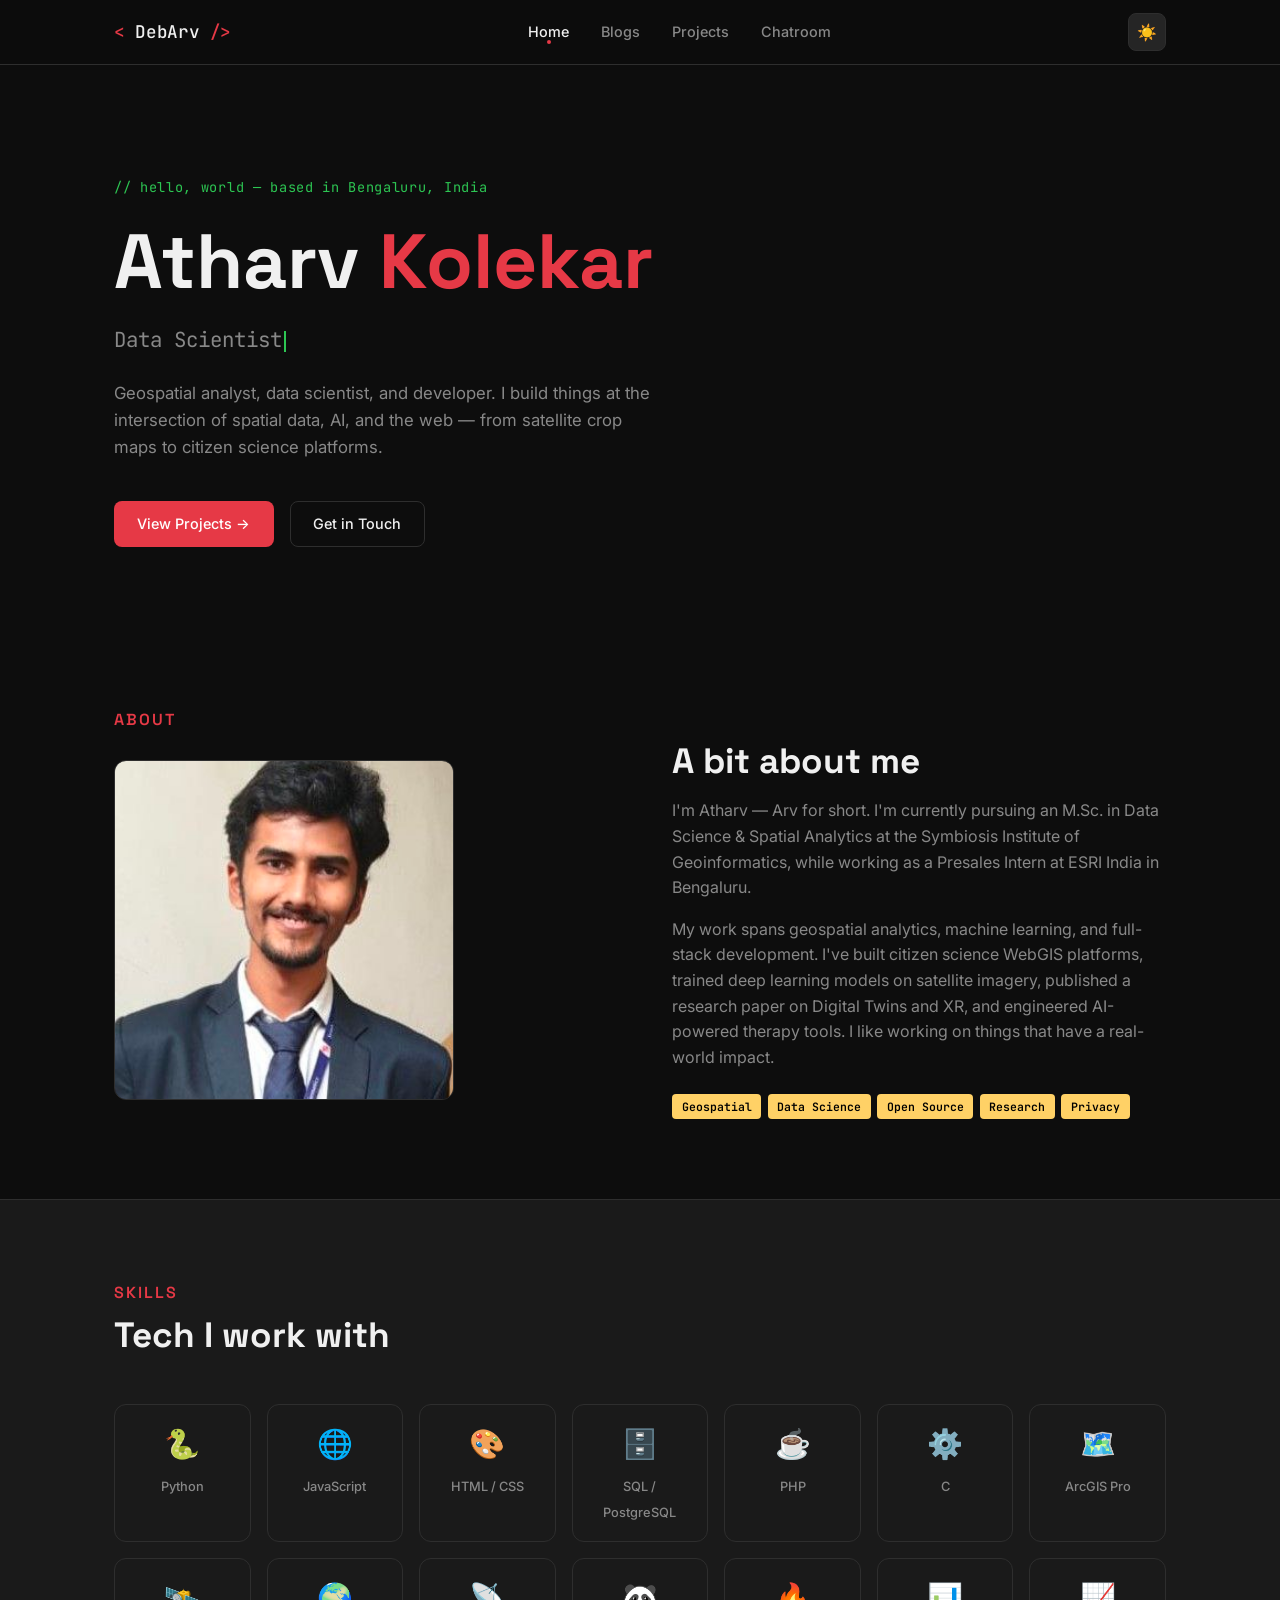
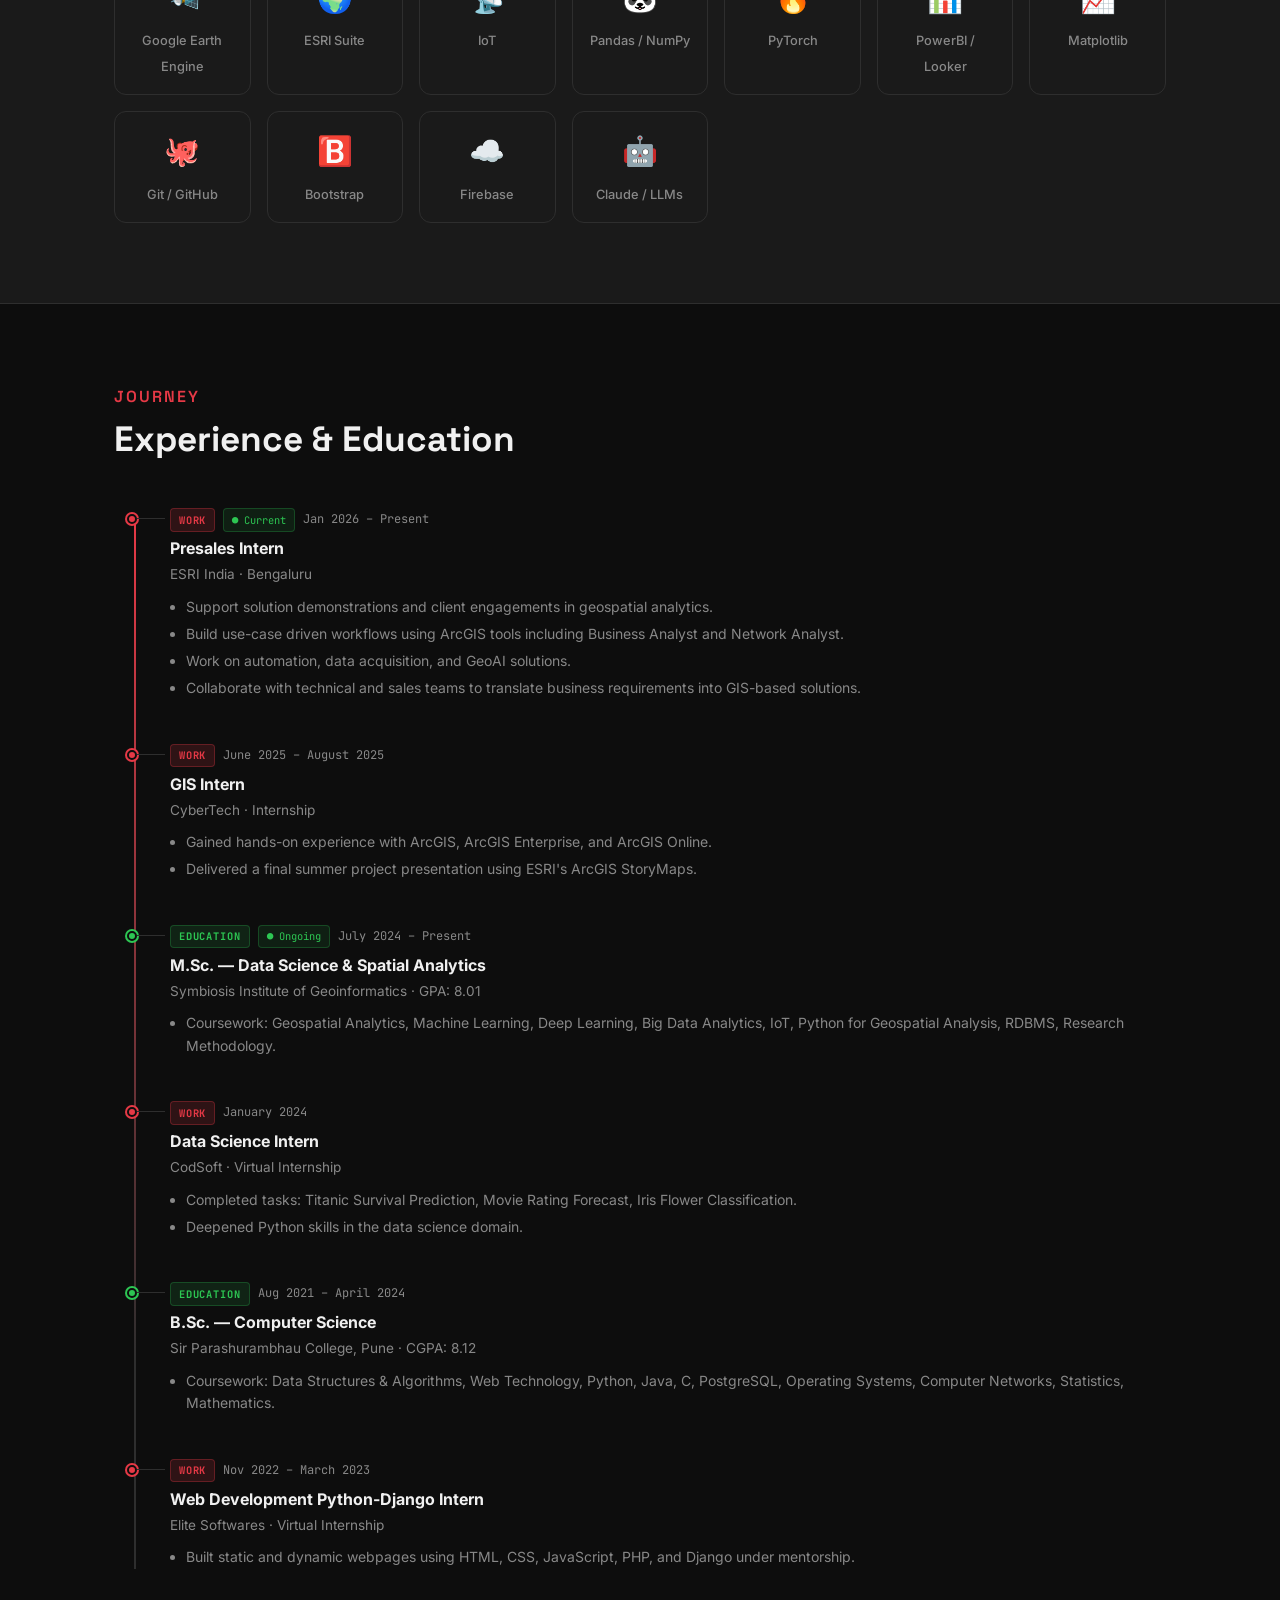
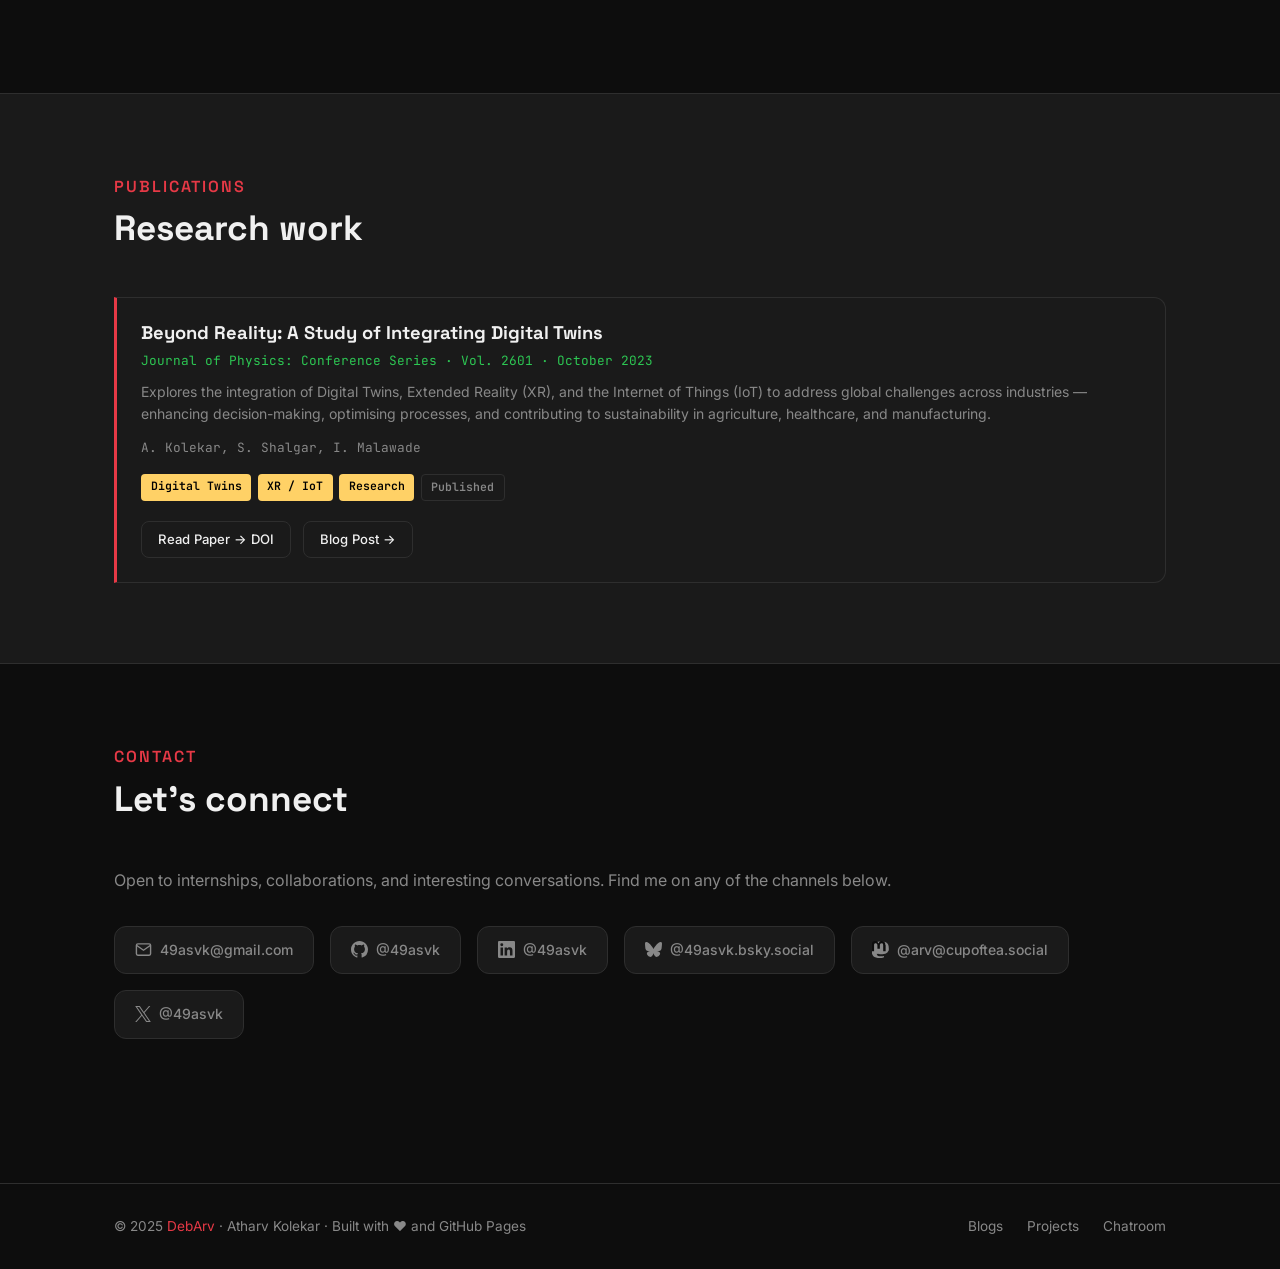
<file: index.html>
<!DOCTYPE html>
<html lang="en" data-theme="dark">
<head>
  <meta charset="UTF-8" />
  <meta name="viewport" content="width=device-width, initial-scale=1.0" />
  <title>Atharv Kolekar — DebArv</title>
  <meta name="description" content="Atharv (Arv) Kolekar — Data Scientist, GIS Specialist, and developer based in Bengaluru." />
  <link rel="icon" href="favicon.ico" />
  <link rel="stylesheet" href="css/style.css" />
</head>
<body>

  <!-- ── Header ──────────────────────────────────────────────────── -->
  <header class="header">
    <div class="container">
      <nav class="nav">
        <a href="index.html" class="nav-logo">&lt;<span> DebArv </span>/&gt;</a>
        <ul class="nav-links">
          <li><a href="index.html">Home</a></li>
          <li><a href="blogs.html">Blogs</a></li>
          <li><a href="projects.html">Projects</a></li>
          <li><a href="chatroom.html">Chatroom</a></li>
        </ul>
        <div class="nav-right">
          <button id="theme-toggle" class="theme-toggle" onclick="toggleTheme()" aria-label="Toggle theme">☀️</button>
          <button id="hamburger" class="hamburger" aria-label="Open menu">
            <span></span><span></span><span></span>
          </button>
        </div>
      </nav>
    </div>
  </header>

  <!-- ── Mobile Nav ───────────────────────────────────────────────── -->
  <div id="mobile-nav" class="mobile-nav">
    <button id="mobile-nav-close" class="mobile-nav-close" aria-label="Close menu">✕</button>
    <a href="index.html">Home</a>
    <a href="blogs.html">Blogs</a>
    <a href="projects.html">Projects</a>
    <a href="chatroom.html">Chatroom</a>
  </div>

  <main>

    <!-- ── Hero ──────────────────────────────────────────────────── -->
    <section class="hero">
      <div class="container">
        <p class="hero-label">// hello, world — based in Bengaluru, India</p>
        <h1>Atharv <span class="accent">Kolekar</span></h1>
        <p class="hero-role">
          <span id="typed-role"></span><span class="cursor"></span>
        </p>
        <p class="hero-tagline">
          Geospatial analyst, data scientist, and developer. I build things at the intersection of
          spatial data, AI, and the web — from satellite crop maps to citizen science platforms.
        </p>
        <div class="hero-cta">
          <a href="projects.html" class="btn btn-primary">View Projects →</a>
          <a href="#contact" class="btn btn-outline">Get in Touch</a>
        </div>
      </div>
    </section>

    <!-- ── About ─────────────────────────────────────────────────── -->
    <section class="section" id="about">
      <div class="container">
        <p class="section-title">About</p>
        <div class="about-grid">
          <div class="about-photo">
            <img src="assets/Profile.jpg" alt="Atharv Kolekar" />
          </div>
          <div class="about-text">
            <h2>A bit about me</h2>
            <p>
              I'm Atharv — Arv for short. I'm currently pursuing an M.Sc. in Data Science &amp;
              Spatial Analytics at the Symbiosis Institute of Geoinformatics, while working as a
              Presales Intern at ESRI India in Bengaluru.
            </p>
            <p>
              My work spans geospatial analytics, machine learning, and full-stack development.
              I've built citizen science WebGIS platforms, trained deep learning models on satellite
              imagery, published a research paper on Digital Twins and XR, and engineered AI-powered
              therapy tools. I like working on things that have a real-world impact.
            </p>
            <div class="tags" style="margin-top:1.5rem;">
              <span class="tag">Geospatial</span>
              <span class="tag">Data Science</span>
              <span class="tag">Open Source</span>
              <span class="tag">Research</span>
              <span class="tag">Privacy</span>
            </div>
          </div>
        </div>
      </div>
    </section>

    <!-- ── Skills ─────────────────────────────────────────────────── -->
    <section class="section" id="skills" style="background:var(--surface);border-top:1px solid var(--border);border-bottom:1px solid var(--border);">
      <div class="container">
        <p class="section-title">Skills</p>
        <div class="section-heading"><h2>Tech I work with</h2></div>
        <div class="skills-grid">
          <!-- Languages -->
          <div class="skill-item"><div class="icon">🐍</div><span>Python</span></div>
          <div class="skill-item"><div class="icon">🌐</div><span>JavaScript</span></div>
          <div class="skill-item"><div class="icon">🎨</div><span>HTML / CSS</span></div>
          <div class="skill-item"><div class="icon">🗄️</div><span>SQL / PostgreSQL</span></div>
          <div class="skill-item"><div class="icon">☕</div><span>PHP</span></div>
          <div class="skill-item"><div class="icon">⚙️</div><span>C</span></div>
          <!-- GIS / Remote Sensing -->
          <div class="skill-item"><div class="icon">🗺️</div><span>ArcGIS Pro</span></div>
          <div class="skill-item"><div class="icon">🛰️</div><span>Google Earth Engine</span></div>
          <div class="skill-item"><div class="icon">🌍</div><span>ESRI Suite</span></div>
          <div class="skill-item"><div class="icon">📡</div><span>IoT</span></div>
          <!-- Data Science -->
          <div class="skill-item"><div class="icon">🐼</div><span>Pandas / NumPy</span></div>
          <div class="skill-item"><div class="icon">🔥</div><span>PyTorch</span></div>
          <div class="skill-item"><div class="icon">📊</div><span>PowerBI / Looker</span></div>
          <div class="skill-item"><div class="icon">📈</div><span>Matplotlib</span></div>
          <!-- Tools -->
          <div class="skill-item"><div class="icon">🐙</div><span>Git / GitHub</span></div>
          <div class="skill-item"><div class="icon">🅱️</div><span>Bootstrap</span></div>
          <div class="skill-item"><div class="icon">☁️</div><span>Firebase</span></div>
          <div class="skill-item"><div class="icon">🤖</div><span>Claude / LLMs</span></div>
        </div>
      </div>
    </section>

    <!-- ── Unified Timeline ────────────────────────────────────────── -->
    <section class="section" id="timeline">
      <div class="container">
        <p class="section-title">Journey</p>
        <div class="section-heading"><h2>Experience &amp; Education</h2></div>

        <div class="unified-timeline">

          <!-- 1. ESRI India — Jan 2026 - Present -->
          <div class="tl-item tl-work">
            <div class="tl-header">
              <span class="tl-badge tl-badge-work">Work</span>
              <span class="tl-current">● Current</span>
              <span class="tl-date">Jan 2026 – Present</span>
            </div>
            <p class="tl-role">Presales Intern</p>
            <p class="tl-org">ESRI India · Bengaluru</p>
            <ul class="tl-bullets">
              <li>Support solution demonstrations and client engagements in geospatial analytics.</li>
              <li>Build use-case driven workflows using ArcGIS tools including Business Analyst and Network Analyst.</li>
              <li>Work on automation, data acquisition, and GeoAI solutions.</li>
              <li>Collaborate with technical and sales teams to translate business requirements into GIS-based solutions.</li>
            </ul>
          </div>

          <!-- 2. CyberTech GIS Intern — June 2025 - Aug 2025 -->
          <div class="tl-item tl-work">
            <div class="tl-header">
              <span class="tl-badge tl-badge-work">Work</span>
              <span class="tl-date">June 2025 – August 2025</span>
            </div>
            <p class="tl-role">GIS Intern</p>
            <p class="tl-org">CyberTech · Internship</p>
            <ul class="tl-bullets">
              <li>Gained hands-on experience with ArcGIS, ArcGIS Enterprise, and ArcGIS Online.</li>
              <li>Delivered a final summer project presentation using ESRI's ArcGIS StoryMaps.</li>
            </ul>
          </div>

          <!-- 3. MSc — July 2024 - Present -->
          <div class="tl-item tl-edu">
            <div class="tl-header">
              <span class="tl-badge tl-badge-edu">Education</span>
              <span class="tl-current">● Ongoing</span>
              <span class="tl-date">July 2024 – Present</span>
            </div>
            <p class="tl-role">M.Sc. — Data Science &amp; Spatial Analytics</p>
            <p class="tl-org">Symbiosis Institute of Geoinformatics · GPA: 8.01</p>
            <ul class="tl-bullets">
              <li>Coursework: Geospatial Analytics, Machine Learning, Deep Learning, Big Data Analytics, IoT, Python for Geospatial Analysis, RDBMS, Research Methodology.</li>
            </ul>
          </div>

          <!-- 4. CodSoft — January 2024 -->
          <div class="tl-item tl-work">
            <div class="tl-header">
              <span class="tl-badge tl-badge-work">Work</span>
              <span class="tl-date">January 2024</span>
            </div>
            <p class="tl-role">Data Science Intern</p>
            <p class="tl-org">CodSoft · Virtual Internship</p>
            <ul class="tl-bullets">
              <li>Completed tasks: Titanic Survival Prediction, Movie Rating Forecast, Iris Flower Classification.</li>
              <li>Deepened Python skills in the data science domain.</li>
            </ul>
          </div>

          <!-- 5. BSc — Aug 2021 - Apr 2024 -->
          <div class="tl-item tl-edu">
            <div class="tl-header">
              <span class="tl-badge tl-badge-edu">Education</span>
              <span class="tl-date">Aug 2021 – April 2024</span>
            </div>
            <p class="tl-role">B.Sc. — Computer Science</p>
            <p class="tl-org">Sir Parashurambhau College, Pune · CGPA: 8.12</p>
            <ul class="tl-bullets">
              <li>Coursework: Data Structures &amp; Algorithms, Web Technology, Python, Java, C, PostgreSQL, Operating Systems, Computer Networks, Statistics, Mathematics.</li>
            </ul>
          </div>

          <!-- 6. Elite Softwares — Nov 2022 - Mar 2023 -->
          <div class="tl-item tl-work">
            <div class="tl-header">
              <span class="tl-badge tl-badge-work">Work</span>
              <span class="tl-date">Nov 2022 – March 2023</span>
            </div>
            <p class="tl-role">Web Development Python-Django Intern</p>
            <p class="tl-org">Elite Softwares · Virtual Internship</p>
            <ul class="tl-bullets">
              <li>Built static and dynamic webpages using HTML, CSS, JavaScript, PHP, and Django under mentorship.</li>
            </ul>
          </div>

        </div>
      </div>
    </section>

    <!-- ── Publications ────────────────────────────────────────────── -->
    <section class="section" id="publications" style="background:var(--surface);border-top:1px solid var(--border);border-bottom:1px solid var(--border);">
      <div class="container">
        <p class="section-title">Publications</p>
        <div class="section-heading"><h2>Research work</h2></div>
        <div class="pub-card">
          <h3>Beyond Reality: A Study of Integrating Digital Twins</h3>
          <p class="pub-journal">Journal of Physics: Conference Series · Vol. 2601 · October 2023</p>
          <p style="margin-bottom:0.75rem;">
            Explores the integration of Digital Twins, Extended Reality (XR), and the Internet of Things
            (IoT) to address global challenges across industries — enhancing decision-making, optimising
            processes, and contributing to sustainability in agriculture, healthcare, and manufacturing.
          </p>
          <p style="font-size:0.8rem;font-family:var(--font-mono);color:var(--muted);margin-bottom:1rem;">
            A. Kolekar, S. Shalgar, I. Malawade
          </p>
          <div class="tags">
            <span class="tag">Digital Twins</span>
            <span class="tag">XR / IoT</span>
            <span class="tag">Research</span>
            <span class="tag tag-outline">Published</span>
          </div>
          <div style="margin-top:1.25rem;display:flex;gap:0.75rem;flex-wrap:wrap;">
            <a href="https://doi.org/10.1088/1742-6596/2601/1/012030" target="_blank" rel="noopener" class="btn btn-outline btn-sm">Read Paper → DOI</a>
            <a href="blogs.html" class="btn btn-outline btn-sm">Blog Post →</a>
          </div>
        </div>
      </div>
    </section>

    <!-- ── Contact ─────────────────────────────────────────────────── -->
    <section class="section" id="contact">
      <div class="container">
        <p class="section-title">Contact</p>
        <div class="section-heading"><h2>Let's connect</h2></div>
        <p>Open to internships, collaborations, and interesting conversations. Find me on any of the channels below.</p>

        <div class="contact-links">

          <!-- Email -->
          <a href="mailto:49asvk@gmail.com" class="contact-link">
            <svg width="17" height="17" viewBox="0 0 24 24" fill="none" stroke="currentColor" stroke-width="2"><path d="M4 4h16c1.1 0 2 .9 2 2v12c0 1.1-.9 2-2 2H4c-1.1 0-2-.9-2-2V6c0-1.1.9-2 2-2z"/><polyline points="22,6 12,13 2,6"/></svg>
            49asvk@gmail.com
          </a>

          <!-- GitHub -->
          <a href="https://github.com/49asvk" target="_blank" rel="noopener" class="contact-link">
            <svg width="17" height="17" viewBox="0 0 24 24" fill="currentColor"><path d="M12 0C5.37 0 0 5.37 0 12c0 5.31 3.435 9.795 8.205 11.385.6.105.825-.255.825-.57 0-.285-.015-1.23-.015-2.235-3.015.555-3.795-.735-4.035-1.41-.135-.345-.72-1.41-1.23-1.695-.42-.225-1.02-.78-.015-.795.945-.015 1.62.87 1.845 1.23 1.08 1.815 2.805 1.305 3.495.99.105-.78.42-1.305.765-1.605-2.67-.3-5.46-1.335-5.46-5.925 0-1.305.465-2.385 1.23-3.225-.12-.3-.54-1.53.12-3.18 0 0 1.005-.315 3.3 1.23.96-.27 1.98-.405 3-.405s2.04.135 3 .405c2.295-1.56 3.3-1.23 3.3-1.23.66 1.65.24 2.88.12 3.18.765.84 1.23 1.905 1.23 3.225 0 4.605-2.805 5.625-5.475 5.925.435.375.81 1.095.81 2.22 0 1.605-.015 2.895-.015 3.3 0 .315.225.69.825.57A12.02 12.02 0 0024 12c0-6.63-5.37-12-12-12z"/></svg>
            @49asvk
          </a>

          <!-- LinkedIn -->
          <a href="https://linkedin.com/in/49asvk" target="_blank" rel="noopener" class="contact-link">
            <svg width="17" height="17" viewBox="0 0 24 24" fill="currentColor"><path d="M20.447 20.452h-3.554v-5.569c0-1.328-.027-3.037-1.852-3.037-1.853 0-2.136 1.445-2.136 2.939v5.667H9.351V9h3.414v1.561h.046c.477-.9 1.637-1.85 3.37-1.85 3.601 0 4.267 2.37 4.267 5.455v6.286zM5.337 7.433a2.062 2.062 0 01-2.063-2.065 2.064 2.064 0 112.063 2.065zm1.782 13.019H3.555V9h3.564v11.452zM22.225 0H1.771C.792 0 0 .774 0 1.729v20.542C0 23.227.792 24 1.771 24h20.451C23.2 24 24 23.227 24 22.271V1.729C24 .774 23.2 0 22.222 0h.003z"/></svg>
            @49asvk
          </a>

          <!-- Bluesky -->
          <a href="https://bsky.app/profile/49asvk.bsky.social" target="_blank" rel="noopener" class="contact-link">
            <!-- Bluesky butterfly logo -->
            <svg width="17" height="17" viewBox="0 0 568 501" fill="currentColor"><path d="M123.121 33.664C188.241 82.553 258.281 181.68 284 234.873c25.719-53.192 95.759-152.32 160.879-201.209C491.866-1.611 568-28.906 568 57.947c0 17.346-9.945 145.713-15.778 166.555-20.275 72.453-94.155 90.933-159.875 79.748C507.222 323.8 536.444 388.56 473.333 453.32c-119.86 122.992-172.272-30.859-185.702-70.281-2.462-7.227-3.614-10.608-3.631-7.733-.017-2.875-1.169.506-3.631 7.733-13.43 39.422-65.842 193.273-185.702 70.281-63.111-64.76-33.889-129.52 80.554-149.07-65.72 11.185-139.6-7.295-159.875-79.748C9.945 203.66 0 75.293 0 57.947 0-28.906 76.134-1.611 123.121 33.664Z"/></svg>
            @49asvk.bsky.social
          </a>

          <!-- Mastodon -->
          <a href="https://cupoftea.social/@arv" target="_blank" rel="noopener me" class="contact-link">
            <svg width="17" height="17" viewBox="0 0 216.4 232" fill="currentColor"><path d="M211.9 139.2c-3.3 16.7-29.5 35-59.2 38.6-15.6 2-30.9 3.8-47.2 3-26.7-1.2-47.7-6.3-47.7-6.3v7c3.5 25.4 26.3 27 50.8 27.8 24.7.8 46.7-6.1 46.7-6.1l1 19.5s-17.3 9.3-48.1 11c-17 1-38.1-.4-62.7-6.9-53.3-14.1-62.5-71-64-128.6-.5-17.1-.2-33.2-.2-46.7C31.9 23 63.8 9.7 95.5 6.5c32.1-3.3 65.4-.2 91.2 13.3 25.8 13.5 35.2 41.7 35.2 85.4v11.5c0 0 0 22.5-10 22.5z"/><path fill="var(--bg)" d="M178.3 55.5v84.4h-33.4V57.6c0-17.1-7.2-25.8-21.6-25.8-15.9 0-23.9 10.3-23.9 30.7v44.5H66V62.5c0-20.4-8-30.7-23.9-30.7-14.4 0-21.6 8.7-21.6 25.8v82.3H-13V55.5c0-17 4.3-30.5 13-40.4 8.9-9.9 20.6-15 35-15 16.7 0 29.4 6.4 37.8 19.3l8.1 13.6 8.1-13.6C97.4 6.5 110.1.1 126.8.1c14.4 0 26.1 5.1 35 15 8.7 9.9 13 23.4 13 40.4z"/></svg>
            @arv@cupoftea.social
          </a>

          <!-- X / Twitter -->
          <a href="https://x.com/49asvk" target="_blank" rel="noopener" class="contact-link">
            <!-- X logo -->
            <svg width="16" height="16" viewBox="0 0 1200 1227" fill="currentColor"><path d="M714.163 519.284L1160.89 0H1055.03L667.137 450.887L357.328 0H0L468.492 681.821L0 1226.37H105.866L515.491 750.218L842.672 1226.37H1200L714.137 519.284H714.163ZM569.165 687.828L521.697 619.934L144.011 79.6944H306.615L611.412 515.685L658.88 583.579L1055.08 1150.3H892.476L569.165 687.854V687.828Z"/></svg>
            @49asvk
          </a>

        </div>
      </div>
    </section>

  </main>

  <!-- ── Footer ──────────────────────────────────────────────────── -->
  <footer class="footer">
    <div class="container">
      <div class="footer-inner">
        <p class="footer-copy">© 2025 <a href="index.html">DebArv</a> · Atharv Kolekar · Built with ❤️ and GitHub Pages</p>
        <nav class="footer-links">
          <a href="blogs.html">Blogs</a>
          <a href="projects.html">Projects</a>
          <a href="chatroom.html">Chatroom</a>
        </nav>
      </div>
    </div>
  </footer>

  <script src="js/main.js"></script>
  <script>
    document.addEventListener('DOMContentLoaded', function () {
      startTyping('typed-role', [
        'Data Scientist',
        'GIS Specialist',
        'Spatial Analytics Engineer',
        'Full Stack Developer',
        'Researcher',
        'Open Source Builder',
      ]);
    });
  </script>
</body>
</html>
</file>
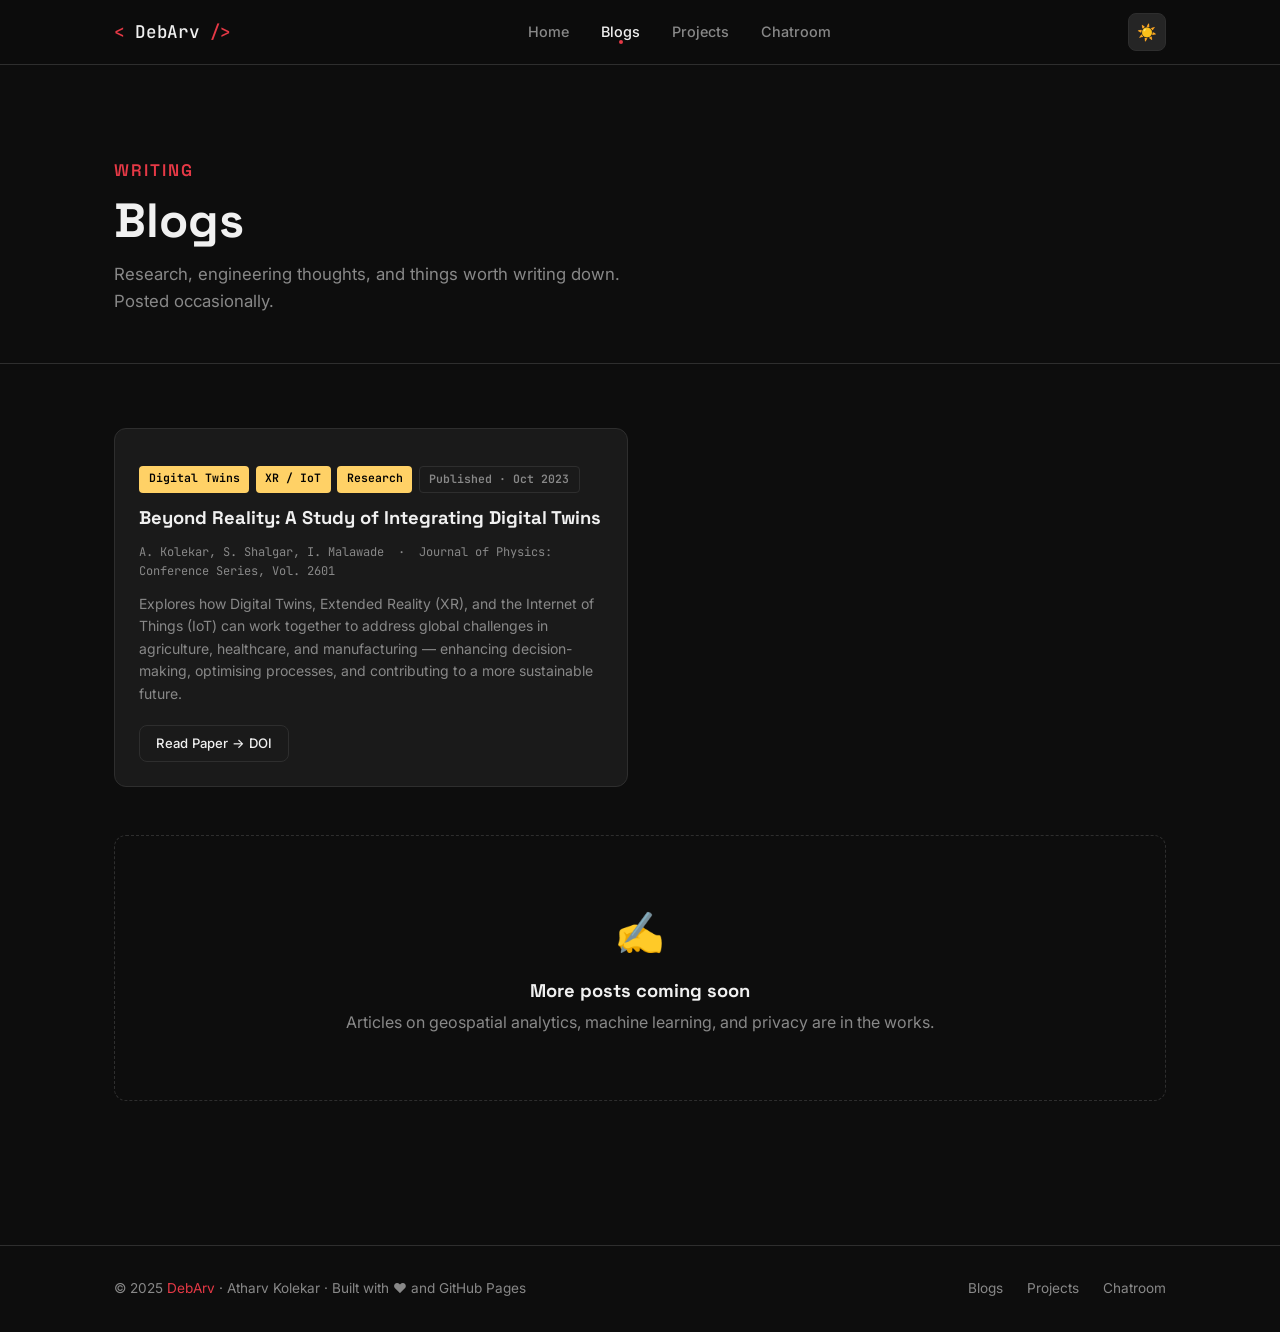
<file: blogs.html>
<!DOCTYPE html>
<html lang="en" data-theme="dark">
<head>
  <meta charset="UTF-8" />
  <meta name="viewport" content="width=device-width, initial-scale=1.0" />
  <title>Blogs — DebArv</title>
  <meta name="description" content="Atharv Kolekar's blog — research, engineering, and ideas." />
  <link rel="icon" href="favicon.ico" />
  <link rel="stylesheet" href="css/style.css" />
</head>
<body>

  <header class="header">
    <div class="container">
      <nav class="nav">
        <a href="index.html" class="nav-logo">&lt;<span> DebArv </span>/&gt;</a>
        <ul class="nav-links">
          <li><a href="index.html">Home</a></li>
          <li><a href="blogs.html">Blogs</a></li>
          <li><a href="projects.html">Projects</a></li>
          <li><a href="chatroom.html">Chatroom</a></li>
        </ul>
        <div class="nav-right">
          <button id="theme-toggle" class="theme-toggle" onclick="toggleTheme()" aria-label="Toggle theme">☀️</button>
          <button id="hamburger" class="hamburger" aria-label="Open menu"><span></span><span></span><span></span></button>
        </div>
      </nav>
    </div>
  </header>

  <div id="mobile-nav" class="mobile-nav">
    <button id="mobile-nav-close" class="mobile-nav-close" aria-label="Close menu">✕</button>
    <a href="index.html">Home</a>
    <a href="blogs.html">Blogs</a>
    <a href="projects.html">Projects</a>
    <a href="chatroom.html">Chatroom</a>
  </div>

  <main>
    <div class="page-hero">
      <div class="container">
        <p class="section-title">Writing</p>
        <h1>Blogs</h1>
        <p>Research, engineering thoughts, and things worth writing down. Posted occasionally.</p>
      </div>
    </div>

    <section style="padding-bottom:5rem;">
      <div class="container">
        <div class="grid grid-2">

          <!-- ── Published Research Paper ──────────────────────────── -->
          <article class="post-card">
            <div class="tags">
              <span class="tag">Digital Twins</span>
              <span class="tag">XR / IoT</span>
              <span class="tag">Research</span>
              <span class="tag tag-outline">Published · Oct 2023</span>
            </div>
            <h3>Beyond Reality: A Study of Integrating Digital Twins</h3>
            <p class="post-meta">
              A. Kolekar, S. Shalgar, I. Malawade &nbsp;·&nbsp;
              Journal of Physics: Conference Series, Vol. 2601
            </p>
            <p>
              Explores how Digital Twins, Extended Reality (XR), and the Internet of Things (IoT)
              can work together to address global challenges in agriculture, healthcare, and
              manufacturing — enhancing decision-making, optimising processes, and contributing to
              a more sustainable future.
            </p>
            <div class="card-footer">
              <a href="https://doi.org/10.1088/1742-6596/2601/1/012030" target="_blank" rel="noopener" class="btn btn-outline btn-sm">
                Read Paper → DOI
              </a>
            </div>
          </article>

        </div>

        <div style="margin-top:3rem;" class="empty-state">
          <div class="icon">✍️</div>
          <h3 style="color:var(--white);margin-bottom:0.5rem;">More posts coming soon</h3>
          <p>Articles on geospatial analytics, machine learning, and privacy are in the works.</p>
        </div>
      </div>
    </section>
  </main>

  <footer class="footer">
    <div class="container">
      <div class="footer-inner">
        <p class="footer-copy">© 2025 <a href="index.html">DebArv</a> · Atharv Kolekar · Built with ❤️ and GitHub Pages</p>
        <nav class="footer-links">
          <a href="blogs.html">Blogs</a>
          <a href="projects.html">Projects</a>
          <a href="chatroom.html">Chatroom</a>
        </nav>
      </div>
    </div>
  </footer>

  <script src="js/main.js"></script>
</body>
</html>
</file>
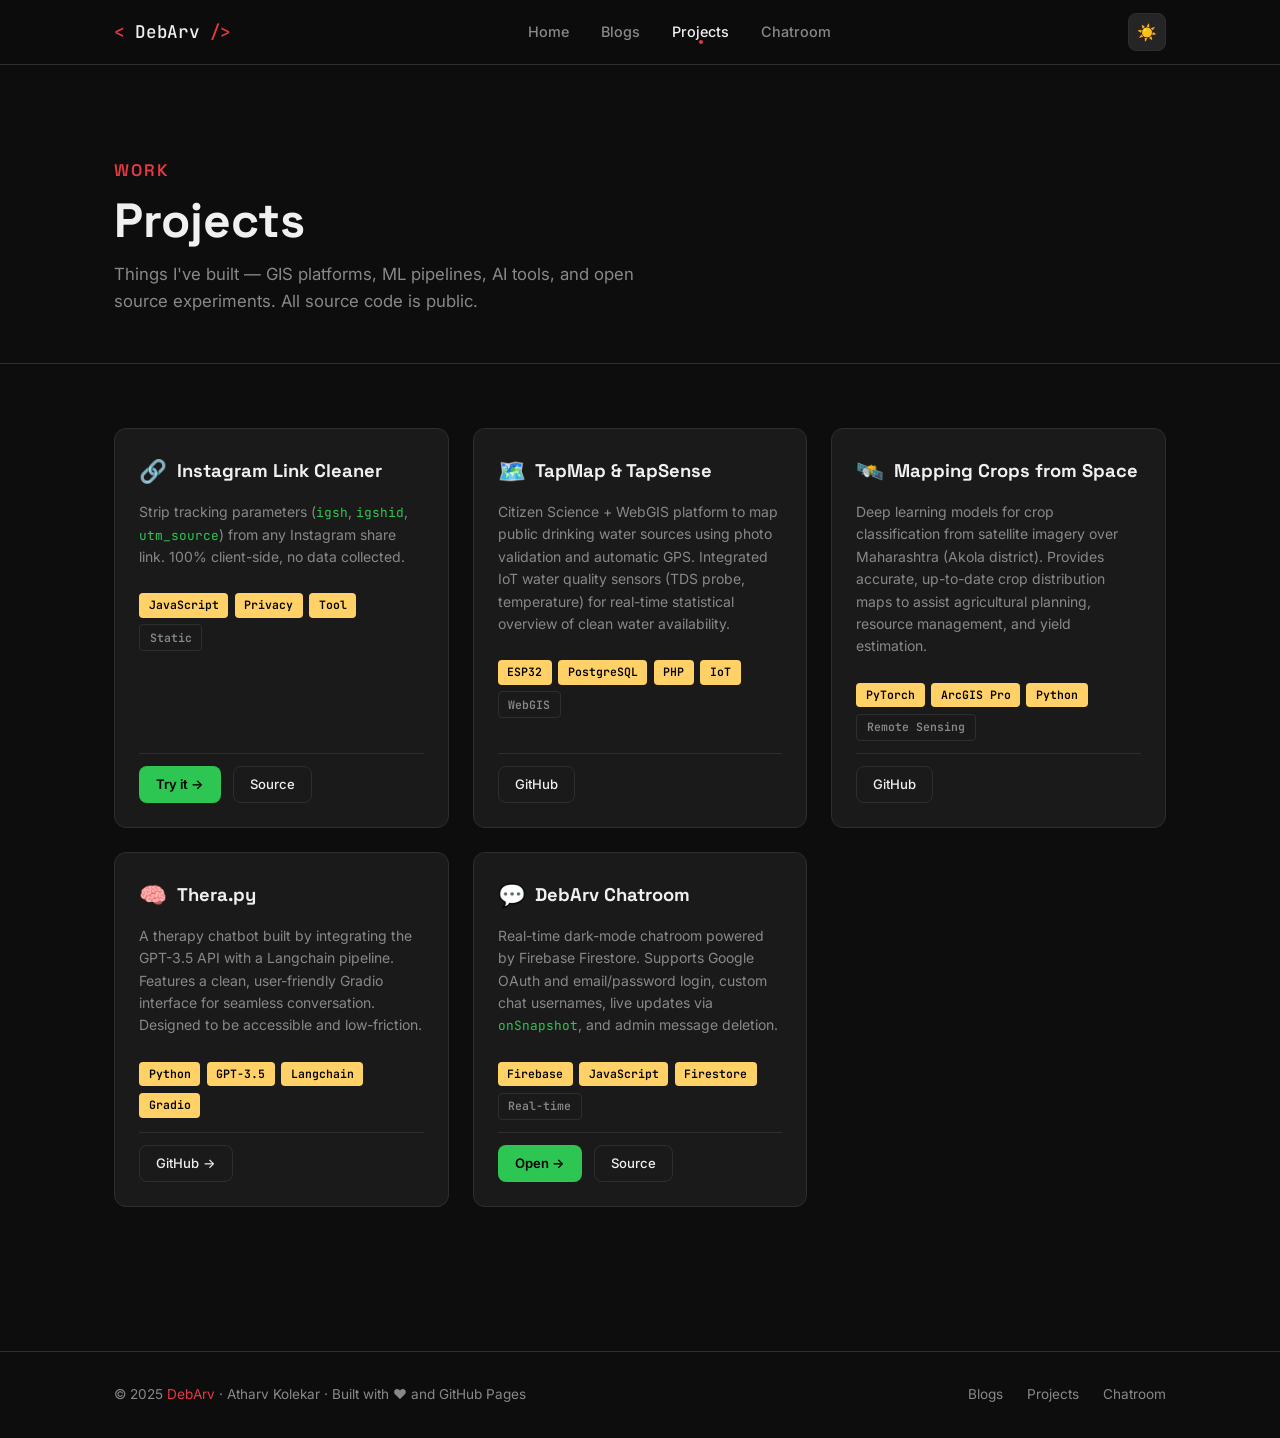
<file: projects.html>
<!DOCTYPE html>
<html lang="en" data-theme="dark">
<head>
  <meta charset="UTF-8" />
  <meta name="viewport" content="width=device-width, initial-scale=1.0" />
  <title>Projects — DebArv</title>
  <meta name="description" content="Atharv Kolekar's projects — GIS, data science, AI tools, and open source work." />
  <link rel="icon" href="favicon.ico" />
  <link rel="stylesheet" href="css/style.css" />
</head>
<body>

  <header class="header">
    <div class="container">
      <nav class="nav">
        <a href="index.html" class="nav-logo">&lt;<span> DebArv </span>/&gt;</a>
        <ul class="nav-links">
          <li><a href="index.html">Home</a></li>
          <li><a href="blogs.html">Blogs</a></li>
          <li><a href="projects.html">Projects</a></li>
          <li><a href="chatroom.html">Chatroom</a></li>
        </ul>
        <div class="nav-right">
          <button id="theme-toggle" class="theme-toggle" onclick="toggleTheme()" aria-label="Toggle theme">☀️</button>
          <button id="hamburger" class="hamburger" aria-label="Open menu"><span></span><span></span><span></span></button>
        </div>
      </nav>
    </div>
  </header>

  <div id="mobile-nav" class="mobile-nav">
    <button id="mobile-nav-close" class="mobile-nav-close" aria-label="Close menu">✕</button>
    <a href="index.html">Home</a>
    <a href="blogs.html">Blogs</a>
    <a href="projects.html">Projects</a>
    <a href="chatroom.html">Chatroom</a>
  </div>

  <main>
    <div class="page-hero">
      <div class="container">
        <p class="section-title">Work</p>
        <h1>Projects</h1>
        <p>Things I've built — GIS platforms, ML pipelines, AI tools, and open source experiments. All source code is public.</p>
      </div>
    </div>

    <section style="padding-bottom:5rem;">
      <div class="container">
        <div class="grid grid-3">

          <!-- 1. Instagram Link Cleaner -->
          <div class="project-card">
            <div>
              <div style="display:flex;align-items:center;gap:0.6rem;margin-bottom:0.75rem;">
                <span style="font-size:1.4rem;">🔗</span>
                <h3>Instagram Link Cleaner</h3>
              </div>
              <p>Strip tracking parameters (<code style="font-family:var(--font-mono);font-size:0.8rem;color:var(--green);">igsh</code>, <code style="font-family:var(--font-mono);font-size:0.8rem;color:var(--green);">igshid</code>, <code style="font-family:var(--font-mono);font-size:0.8rem;color:var(--green);">utm_source</code>) from any Instagram share link. 100% client-side, no data collected.</p>
            </div>
            <div class="tags">
              <span class="tag">JavaScript</span>
              <span class="tag">Privacy</span>
              <span class="tag">Tool</span>
              <span class="tag tag-outline">Static</span>
            </div>
            <div class="project-card-footer">
              <a href="tools/ig-cleaner.html" class="btn btn-green btn-sm">Try it →</a>
              <a href="https://github.com/49asvk/ig-cleaner" target="_blank" rel="noopener" class="btn btn-outline btn-sm">Source</a>
            </div>
          </div>

          <!-- 2. TapMap & TapSense -->
          <div class="project-card">
            <div>
              <div style="display:flex;align-items:center;gap:0.6rem;margin-bottom:0.75rem;">
                <span style="font-size:1.4rem;">🗺️</span>
                <h3>TapMap &amp; TapSense</h3>
              </div>
              <p>Citizen Science + WebGIS platform to map public drinking water sources using photo validation and automatic GPS. Integrated IoT water quality sensors (TDS probe, temperature) for real-time statistical overview of clean water availability.</p>
            </div>
            <div class="tags">
              <span class="tag">ESP32</span>
              <span class="tag">PostgreSQL</span>
              <span class="tag">PHP</span>
              <span class="tag">IoT</span>
              <span class="tag tag-outline">WebGIS</span>
            </div>
            <div class="project-card-footer">
              <a href="https://github.com/49asvk" target="_blank" rel="noopener" class="btn btn-outline btn-sm">GitHub</a>
            </div>
          </div>

          <!-- 3. Crop Classification from Space -->
          <div class="project-card">
            <div>
              <div style="display:flex;align-items:center;gap:0.6rem;margin-bottom:0.75rem;">
                <span style="font-size:1.4rem;">🛰️</span>
                <h3>Mapping Crops from Space</h3>
              </div>
              <p>Deep learning models for crop classification from satellite imagery over Maharashtra (Akola district). Provides accurate, up-to-date crop distribution maps to assist agricultural planning, resource management, and yield estimation.</p>
            </div>
            <div class="tags">
              <span class="tag">PyTorch</span>
              <span class="tag">ArcGIS Pro</span>
              <span class="tag">Python</span>
              <span class="tag tag-outline">Remote Sensing</span>
            </div>
            <div class="project-card-footer">
              <a href="https://github.com/49asvk" target="_blank" rel="noopener" class="btn btn-outline btn-sm">GitHub</a>
            </div>
          </div>

          <!-- 4. Thera.py -->
          <div class="project-card">
            <div>
              <div style="display:flex;align-items:center;gap:0.6rem;margin-bottom:0.75rem;">
                <span style="font-size:1.4rem;">🧠</span>
                <h3>Thera.py</h3>
              </div>
              <p>A therapy chatbot built by integrating the GPT-3.5 API with a Langchain pipeline. Features a clean, user-friendly Gradio interface for seamless conversation. Designed to be accessible and low-friction.</p>
            </div>
            <div class="tags">
              <span class="tag">Python</span>
              <span class="tag">GPT-3.5</span>
              <span class="tag">Langchain</span>
              <span class="tag">Gradio</span>
            </div>
            <div class="project-card-footer">
              <a href="https://github.com/49asvk/thera.py" target="_blank" rel="noopener" class="btn btn-outline btn-sm">GitHub →</a>
            </div>
          </div>

          <!-- 5. DebArv Chatroom -->
          <div class="project-card">
            <div>
              <div style="display:flex;align-items:center;gap:0.6rem;margin-bottom:0.75rem;">
                <span style="font-size:1.4rem;">💬</span>
                <h3>DebArv Chatroom</h3>
              </div>
              <p>Real-time dark-mode chatroom powered by Firebase Firestore. Supports Google OAuth and email/password login, custom chat usernames, live updates via <code style="font-family:var(--font-mono);font-size:0.8rem;color:var(--green);">onSnapshot</code>, and admin message deletion.</p>
            </div>
            <div class="tags">
              <span class="tag">Firebase</span>
              <span class="tag">JavaScript</span>
              <span class="tag">Firestore</span>
              <span class="tag tag-outline">Real-time</span>
            </div>
            <div class="project-card-footer">
              <a href="chatroom.html" class="btn btn-green btn-sm">Open →</a>
              <a href="https://github.com/49asvk/debarv-site" target="_blank" rel="noopener" class="btn btn-outline btn-sm">Source</a>
            </div>
          </div>

        </div>
      </div>
    </section>
  </main>

  <footer class="footer">
    <div class="container">
      <div class="footer-inner">
        <p class="footer-copy">© 2025 <a href="index.html">DebArv</a> · Atharv Kolekar · Built with ❤️ and GitHub Pages</p>
        <nav class="footer-links">
          <a href="blogs.html">Blogs</a>
          <a href="projects.html">Projects</a>
          <a href="chatroom.html">Chatroom</a>
        </nav>
      </div>
    </div>
  </footer>

  <script src="js/main.js"></script>
</body>
</html>
</file>
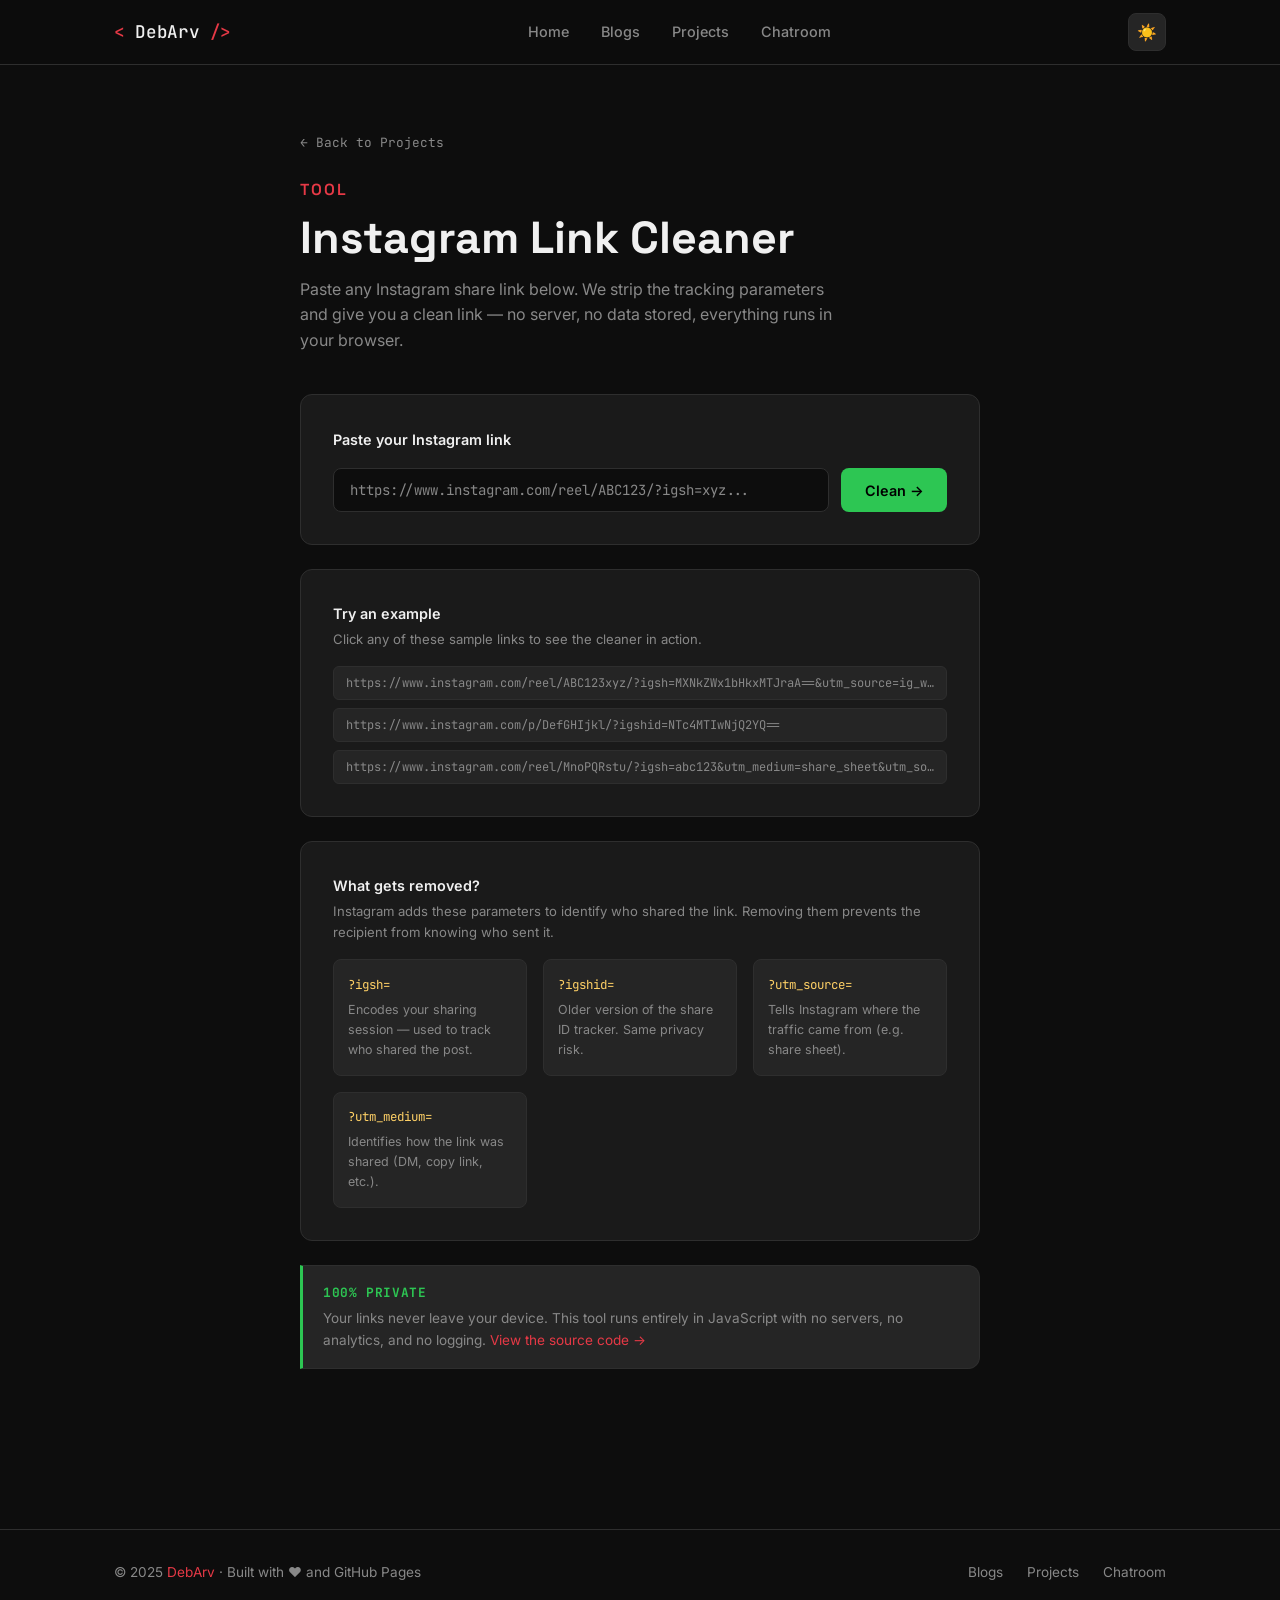
<file: tools/ig-cleaner.html>
<!DOCTYPE html>
<html lang="en" data-theme="dark">
<head>
  <meta charset="UTF-8" />
  <meta name="viewport" content="width=device-width, initial-scale=1.0" />
  <title>Instagram Link Cleaner — DebArv</title>
  <meta name="description" content="Remove tracking parameters from Instagram share links. Free, private, no data collected." />
  <link rel="icon" href="../favicon.ico" />
  <link rel="stylesheet" href="../css/style.css" />
  <style>
    .tool-wrapper {
      max-width: 680px;
      margin: 0 auto;
      padding: 4rem 0 6rem;
    }
    .tool-card {
      background: var(--surface);
      border: 1px solid var(--border);
      border-radius: var(--radius);
      padding: 2rem;
      margin-bottom: 1.5rem;
    }
    .input-row {
      display: flex;
      gap: 0.75rem;
      margin-top: 1rem;
    }
    .tool-input {
      flex: 1;
      background: var(--bg);
      border: 1px solid var(--border);
      border-radius: 8px;
      padding: 0.75rem 1rem;
      color: var(--white);
      font-family: var(--font-mono);
      font-size: 0.875rem;
      outline: none;
      transition: border-color var(--transition);
    }
    .tool-input:focus { border-color: var(--green); }
    .tool-input::placeholder { color: var(--muted); }

    .output-box {
      display: none;
      margin-top: 1.5rem;
      background: var(--bg);
      border: 1px solid var(--border);
      border-radius: 8px;
      padding: 1rem 1.25rem;
    }
    .output-box.visible { display: block; }
    .output-box.error { border-color: var(--red); }
    .output-box.success { border-color: var(--green); }

    .output-label {
      font-family: var(--font-mono);
      font-size: 0.72rem;
      color: var(--muted);
      text-transform: uppercase;
      letter-spacing: 0.08em;
      margin-bottom: 0.5rem;
    }
    .output-url {
      font-family: var(--font-mono);
      font-size: 0.875rem;
      color: var(--green);
      word-break: break-all;
    }
    .output-url.error-text { color: var(--red); }
    .output-actions {
      display: flex;
      gap: 0.5rem;
      margin-top: 1rem;
    }

    .info-grid {
      display: grid;
      grid-template-columns: repeat(auto-fill, minmax(180px, 1fr));
      gap: 1rem;
      margin-top: 1rem;
    }
    .info-item {
      background: var(--surface2);
      border: 1px solid var(--border);
      border-radius: 8px;
      padding: 0.9rem;
    }
    .info-item code {
      font-family: var(--font-mono);
      font-size: 0.78rem;
      color: var(--yellow);
      display: block;
      margin-bottom: 0.35rem;
    }
    .info-item p {
      font-size: 0.78rem;
      color: var(--muted);
      margin: 0;
    }

    .example-links { margin-top: 1rem; display: flex; flex-direction: column; gap: 0.5rem; }
    .example-btn {
      font-family: var(--font-mono);
      font-size: 0.75rem;
      color: var(--muted);
      background: var(--surface2);
      border: 1px solid var(--border);
      border-radius: 6px;
      padding: 0.5rem 0.75rem;
      cursor: pointer;
      text-align: left;
      transition: all var(--transition);
      overflow: hidden;
      text-overflow: ellipsis;
      white-space: nowrap;
    }
    .example-btn:hover { border-color: var(--green); color: var(--white); }

    .copy-feedback {
      font-family: var(--font-mono);
      font-size: 0.75rem;
      color: var(--green);
      display: none;
      align-items: center;
      gap: 0.3rem;
    }
    .copy-feedback.visible { display: flex; }

    @media (max-width: 600px) {
      .input-row { flex-direction: column; }
      .tool-wrapper { padding: 2rem 0 4rem; }
    }
  </style>
</head>
<body>

  <!-- ── Header ──────────────────────────────────────────────────── -->
  <header class="header">
    <div class="container">
      <nav class="nav">
        <a href="../index.html" class="nav-logo">&lt;<span> DebArv </span>/&gt;</a>
        <ul class="nav-links">
          <li><a href="../index.html">Home</a></li>
          <li><a href="../blogs.html">Blogs</a></li>
          <li><a href="../projects.html">Projects</a></li>
          <li><a href="../chatroom.html">Chatroom</a></li>
        </ul>
        <div class="nav-right">
          <button id="theme-toggle" class="theme-toggle" onclick="toggleTheme()" aria-label="Toggle theme">☀️</button>
          <button id="hamburger" class="hamburger" aria-label="Open menu">
            <span></span><span></span><span></span>
          </button>
        </div>
      </nav>
    </div>
  </header>

  <!-- ── Mobile Nav ───────────────────────────────────────────────── -->
  <div id="mobile-nav" class="mobile-nav">
    <button id="mobile-nav-close" class="mobile-nav-close" aria-label="Close menu">✕</button>
    <a href="../index.html">Home</a>
    <a href="../blogs.html">Blogs</a>
    <a href="../projects.html">Projects</a>
    <a href="../chatroom.html">Chatroom</a>
  </div>

  <main>
    <div class="container">
      <div class="tool-wrapper">

        <!-- ── Title ──────────────────────────────────────────────── -->
        <div style="margin-bottom:2.5rem;">
          <a href="../projects.html" style="font-family:var(--font-mono);font-size:0.8rem;color:var(--muted);display:inline-flex;align-items:center;gap:0.3rem;margin-bottom:1.5rem;transition:color var(--transition);" onmouseover="this.style.color='var(--white)'" onmouseout="this.style.color='var(--muted)'">← Back to Projects</a>
          <p class="section-title">Tool</p>
          <h1 style="font-size:clamp(1.8rem,4vw,2.8rem);color:var(--white);margin-bottom:0.75rem;">Instagram Link Cleaner</h1>
          <p style="font-size:1rem;max-width:540px;">
            Paste any Instagram share link below. We strip the tracking parameters and give
            you a clean link — no server, no data stored, everything runs in your browser.
          </p>
        </div>

        <!-- ── Tool Card ──────────────────────────────────────────── -->
        <div class="tool-card">
          <label for="ig-input" style="font-weight:600;color:var(--white);font-size:0.9rem;">Paste your Instagram link</label>
          <div class="input-row">
            <input
              id="ig-input"
              type="url"
              class="tool-input"
              placeholder="https://www.instagram.com/reel/ABC123/?igsh=xyz..."
              autocomplete="off"
              spellcheck="false"
            />
            <button class="btn btn-green" onclick="cleanLink()">Clean →</button>
          </div>

          <!-- Output -->
          <div id="output-box" class="output-box">
            <p class="output-label" id="output-label">Clean link</p>
            <p class="output-url" id="output-url"></p>
            <div class="output-actions" id="output-actions">
              <button class="btn btn-outline btn-sm" onclick="copyClean()">Copy link</button>
              <button class="btn btn-outline btn-sm" onclick="openClean()">Open in new tab ↗</button>
              <span class="copy-feedback" id="copy-feedback">✓ Copied!</span>
            </div>
          </div>
        </div>

        <!-- ── Try an Example ─────────────────────────────────────── -->
        <div class="tool-card">
          <p style="font-weight:600;color:var(--white);font-size:0.9rem;margin-bottom:0.25rem;">Try an example</p>
          <p style="font-size:0.82rem;margin-bottom:0.75rem;">Click any of these sample links to see the cleaner in action.</p>
          <div class="example-links">
            <button class="example-btn" onclick="tryExample(this)">https://www.instagram.com/reel/ABC123xyz/?igsh=MXNkZWx1bHkxMTJraA==&amp;utm_source=ig_web_copy_link</button>
            <button class="example-btn" onclick="tryExample(this)">https://www.instagram.com/p/DefGHIjkl/?igshid=NTc4MTIwNjQ2YQ==</button>
            <button class="example-btn" onclick="tryExample(this)">https://www.instagram.com/reel/MnoPQRstu/?igsh=abc123&amp;utm_medium=share_sheet&amp;utm_source=ig_web_copy_link</button>
          </div>
        </div>

        <!-- ── What Gets Removed ──────────────────────────────────── -->
        <div class="tool-card">
          <p style="font-weight:600;color:var(--white);font-size:0.9rem;margin-bottom:0.25rem;">What gets removed?</p>
          <p style="font-size:0.82rem;margin-bottom:0.75rem;">Instagram adds these parameters to identify who shared the link. Removing them prevents the recipient from knowing who sent it.</p>
          <div class="info-grid">
            <div class="info-item">
              <code>?igsh=</code>
              <p>Encodes your sharing session — used to track who shared the post.</p>
            </div>
            <div class="info-item">
              <code>?igshid=</code>
              <p>Older version of the share ID tracker. Same privacy risk.</p>
            </div>
            <div class="info-item">
              <code>?utm_source=</code>
              <p>Tells Instagram where the traffic came from (e.g. share sheet).</p>
            </div>
            <div class="info-item">
              <code>?utm_medium=</code>
              <p>Identifies how the link was shared (DM, copy link, etc.).</p>
            </div>
          </div>
        </div>

        <!-- ── Privacy Note ───────────────────────────────────────── -->
        <div style="background:var(--surface2);border:1px solid var(--border);border-left:3px solid var(--green);border-radius:0 var(--radius) var(--radius) 0;padding:1rem 1.25rem;font-size:0.85rem;">
          <strong style="color:var(--green);font-size:0.8rem;font-family:var(--font-mono);letter-spacing:0.05em;text-transform:uppercase;">100% Private</strong>
          <p style="margin-top:0.3rem;">Your links never leave your device. This tool runs entirely in JavaScript with no servers, no analytics, and no logging. <a href="https://github.com/49asvk/ig-cleaner" target="_blank" rel="noopener" style="color:var(--red);">View the source code →</a></p>
        </div>

      </div>
    </div>
  </main>

  <!-- ── Footer ──────────────────────────────────────────────────── -->
  <footer class="footer">
    <div class="container">
      <div class="footer-inner">
        <p class="footer-copy">© 2025 <a href="../index.html">DebArv</a> · Built with ❤️ and GitHub Pages</p>
        <nav class="footer-links">
          <a href="../blogs.html">Blogs</a>
          <a href="../projects.html">Projects</a>
          <a href="../chatroom.html">Chatroom</a>
        </nav>
      </div>
    </div>
  </footer>

  <script src="../js/main.js"></script>
  <script>
    let cleanedUrl = '';

    function cleanLink() {
      const raw = document.getElementById('ig-input').value.trim();
      const box = document.getElementById('output-box');
      const urlEl = document.getElementById('output-url');
      const labelEl = document.getElementById('output-label');
      const actionsEl = document.getElementById('output-actions');

      box.className = 'output-box visible';
      document.getElementById('copy-feedback').classList.remove('visible');

      if (!raw) {
        box.classList.add('error');
        urlEl.className = 'output-url error-text';
        urlEl.textContent = 'Please paste an Instagram link first.';
        labelEl.textContent = 'Error';
        actionsEl.style.display = 'none';
        cleanedUrl = '';
        return;
      }

      try {
        const parsed = new URL(raw);
        if (!parsed.hostname.includes('instagram.com')) {
          throw new Error('Not an Instagram URL');
        }
        cleanedUrl = 'https://www.instagram.com' + parsed.pathname;
        box.classList.add('success');
        urlEl.className = 'output-url';
        urlEl.textContent = cleanedUrl;
        labelEl.textContent = 'Clean link ✓';
        actionsEl.style.display = 'flex';
      } catch (e) {
        box.classList.add('error');
        urlEl.className = 'output-url error-text';
        urlEl.textContent = e.message === 'Not an Instagram URL'
          ? 'That doesn\'t look like an Instagram link. Make sure it starts with https://www.instagram.com/...'
          : 'Invalid URL — please paste the full link including https://';
        labelEl.textContent = 'Error';
        actionsEl.style.display = 'none';
        cleanedUrl = '';
      }
    }

    function copyClean() {
      if (!cleanedUrl) return;
      navigator.clipboard.writeText(cleanedUrl).then(() => {
        const fb = document.getElementById('copy-feedback');
        fb.classList.add('visible');
        setTimeout(() => fb.classList.remove('visible'), 2000);
      });
    }

    function openClean() {
      if (cleanedUrl) window.open(cleanedUrl, '_blank', 'noopener');
    }

    function tryExample(btn) {
      const input = document.getElementById('ig-input');
      input.value = btn.textContent.trim().replace(/&amp;/g, '&');
      cleanLink();
    }

    /* Also trigger on Enter key */
    document.getElementById('ig-input').addEventListener('keydown', function (e) {
      if (e.key === 'Enter') cleanLink();
    });
  </script>
</body>
</html>
</file>
<file: css/style.css>
@import url('https://fonts.googleapis.com/css2?family=Space+Grotesk:wght@400;500;600;700&family=Inter:wght@400;500&family=JetBrains+Mono:wght@400;500&display=swap');

/* ─── Theme Variables ──────────────────────────────────────────── */
:root {
  --bg:       #0d0d0d;
  --surface:  #1a1a1a;
  --surface2: #252525;
  --border:   #2e2e2e;
  --red:      #e63946;
  --green:    #2dc653;
  --yellow:   #ffd166;
  --white:    #f0f0f0;
  --muted:    #888888;
  --font-head: 'Space Grotesk', sans-serif;
  --font-body: 'Inter', sans-serif;
  --font-mono: 'JetBrains Mono', monospace;
  --radius:   12px;
  --transition: 0.2s ease;
}

[data-theme="light"] {
  --bg:       #f5f5f5;
  --surface:  #ffffff;
  --surface2: #ebebeb;
  --border:   #d0d0d0;
  --white:    #111111;
  --muted:    #555555;
}

/* ─── Reset ────────────────────────────────────────────────────── */
*, *::before, *::after { box-sizing: border-box; margin: 0; padding: 0; }
html { scroll-behavior: smooth; }
body {
  font-family: var(--font-body);
  background: var(--bg);
  color: var(--white);
  line-height: 1.6;
  transition: background var(--transition), color var(--transition);
}
a { color: inherit; text-decoration: none; }
img { max-width: 100%; display: block; }
ul { list-style: none; }

/* ─── Typography ───────────────────────────────────────────────── */
h1, h2, h3, h4 { font-family: var(--font-head); font-weight: 700; line-height: 1.2; }
h1 { font-size: clamp(2.5rem, 6vw, 5rem); }
h2 { font-size: clamp(1.6rem, 3vw, 2.2rem); }
h3 { font-size: 1.15rem; }
p  { color: var(--muted); }

/* ─── Layout Utilities ─────────────────────────────────────────── */
.container { max-width: 1100px; margin: 0 auto; padding: 0 1.5rem; }
.section { padding: 5rem 0; }
.section-title {
  font-family: var(--font-head);
  font-size: 1rem;
  font-weight: 600;
  letter-spacing: 0.12em;
  text-transform: uppercase;
  color: var(--red);
  margin-bottom: 0.5rem;
}
.section-heading { margin-bottom: 3rem; }
.section-heading h2 { color: var(--white); }

/* ─── Header / Nav ─────────────────────────────────────────────── */
.header {
  position: sticky;
  top: 0;
  z-index: 100;
  background: rgba(13,13,13,0.8);
  backdrop-filter: blur(12px);
  border-bottom: 1px solid var(--border);
  transition: background var(--transition);
}
[data-theme="light"] .header { background: rgba(245,245,245,0.85); }

.nav {
  display: flex;
  align-items: center;
  justify-content: space-between;
  height: 64px;
}
.nav-logo {
  font-family: var(--font-mono);
  font-size: 1.1rem;
  font-weight: 500;
  color: var(--red);
  letter-spacing: -0.02em;
}
.nav-logo span { color: var(--white); }

.nav-links {
  display: flex;
  gap: 2rem;
  align-items: center;
}
.nav-links a {
  font-size: 0.9rem;
  font-weight: 500;
  color: var(--muted);
  transition: color var(--transition);
  position: relative;
}
.nav-links a:hover,
.nav-links a.active { color: var(--white); }
.nav-links a.active::after {
  content: '';
  position: absolute;
  bottom: -4px;
  left: 50%;
  transform: translateX(-50%);
  width: 4px;
  height: 4px;
  border-radius: 50%;
  background: var(--red);
}

.nav-right { display: flex; gap: 1rem; align-items: center; }

.theme-toggle {
  background: var(--surface2);
  border: 1px solid var(--border);
  border-radius: 8px;
  width: 38px;
  height: 38px;
  display: flex;
  align-items: center;
  justify-content: center;
  cursor: pointer;
  color: var(--muted);
  font-size: 1rem;
  transition: all var(--transition);
}
.theme-toggle:hover { border-color: var(--red); color: var(--white); }

.hamburger {
  display: none;
  flex-direction: column;
  gap: 5px;
  cursor: pointer;
  padding: 4px;
  background: none;
  border: none;
}
.hamburger span {
  display: block;
  width: 22px;
  height: 2px;
  background: var(--white);
  border-radius: 2px;
  transition: all var(--transition);
}

/* Mobile Nav Overlay */
.mobile-nav {
  display: none;
  position: fixed;
  inset: 0;
  background: var(--bg);
  z-index: 99;
  flex-direction: column;
  align-items: center;
  justify-content: center;
  gap: 2.5rem;
}
.mobile-nav.open { display: flex; }
.mobile-nav a {
  font-family: var(--font-head);
  font-size: 2rem;
  font-weight: 700;
  color: var(--muted);
  transition: color var(--transition);
}
.mobile-nav a:hover { color: var(--red); }
.mobile-nav-close {
  position: absolute;
  top: 1.2rem;
  right: 1.5rem;
  background: none;
  border: none;
  color: var(--muted);
  font-size: 1.8rem;
  cursor: pointer;
}

/* ─── Buttons ──────────────────────────────────────────────────── */
.btn {
  display: inline-flex;
  align-items: center;
  gap: 0.5rem;
  padding: 0.65rem 1.4rem;
  border-radius: 8px;
  font-family: var(--font-body);
  font-size: 0.9rem;
  font-weight: 500;
  cursor: pointer;
  transition: all var(--transition);
  border: 1px solid transparent;
  text-decoration: none;
}
.btn-primary { background: var(--red); color: #fff; }
.btn-primary:hover { background: #c1121f; }
.btn-outline { background: transparent; border-color: var(--border); color: var(--white); }
.btn-outline:hover { border-color: var(--red); color: var(--red); }
.btn-green { background: var(--green); color: #000; font-weight: 600; }
.btn-green:hover { background: #24a844; }
.btn-sm { padding: 0.45rem 1rem; font-size: 0.82rem; }

/* ─── Cards ────────────────────────────────────────────────────── */
.card {
  background: var(--surface);
  border: 1px solid var(--border);
  border-radius: var(--radius);
  padding: 1.5rem;
  transition: border-color var(--transition), transform var(--transition);
}
.card:hover { border-color: var(--red); transform: translateY(-4px); }

/* ─── Tags / Badges ────────────────────────────────────────────── */
.tag {
  display: inline-block;
  background: var(--yellow);
  color: #000;
  font-size: 0.72rem;
  font-weight: 600;
  padding: 0.2rem 0.6rem;
  border-radius: 4px;
  font-family: var(--font-mono);
}
.tag-outline {
  background: transparent;
  border: 1px solid var(--border);
  color: var(--muted);
}
.tags { display: flex; flex-wrap: wrap; gap: 0.4rem; margin-top: 0.8rem; }

/* ─── Grid ─────────────────────────────────────────────────────── */
.grid { display: grid; gap: 1.5rem; }
.grid-3 { grid-template-columns: repeat(auto-fill, minmax(300px, 1fr)); }
.grid-2 { grid-template-columns: repeat(auto-fill, minmax(380px, 1fr)); }

/* ─── Hero Section ─────────────────────────────────────────────── */
.hero {
  padding: 7rem 0 5rem;
  position: relative;
}
.hero-label {
  font-family: var(--font-mono);
  font-size: 0.85rem;
  color: var(--green);
  margin-bottom: 1rem;
  letter-spacing: 0.05em;
}
.hero h1 { color: var(--white); }
.hero h1 .accent { color: var(--red); }
.hero-role {
  font-family: var(--font-mono);
  font-size: clamp(1rem, 2vw, 1.3rem);
  color: var(--muted);
  margin: 1rem 0 1.5rem;
  min-height: 1.5em;
}
.hero-role .cursor {
  display: inline-block;
  width: 2px;
  height: 1em;
  background: var(--green);
  margin-left: 2px;
  vertical-align: middle;
  animation: blink 1s step-end infinite;
}
@keyframes blink { 50% { opacity: 0; } }
.hero-tagline {
  font-size: 1.05rem;
  color: var(--muted);
  max-width: 540px;
  margin-bottom: 2.5rem;
}
.hero-cta { display: flex; gap: 1rem; flex-wrap: wrap; }

/* ─── About Section ────────────────────────────────────────────── */
.about-grid {
  display: grid;
  grid-template-columns: 1fr 1fr;
  gap: 4rem;
  align-items: center;
}
.about-photo {
  width: 100%;
  aspect-ratio: 1;
  max-width: 340px;
  border-radius: var(--radius);
  background: var(--surface2);
  border: 1px solid var(--border);
  display: flex;
  align-items: center;
  justify-content: center;
  color: var(--muted);
  font-size: 0.85rem;
  font-family: var(--font-mono);
  overflow: hidden;
}
.about-photo img { width: 100%; height: 100%; object-fit: cover; }
.about-text h2 { color: var(--white); margin-bottom: 1rem; }
.about-text p { margin-bottom: 1rem; }

/* ─── Skills Section ───────────────────────────────────────────── */
.skills-grid {
  display: grid;
  grid-template-columns: repeat(auto-fill, minmax(130px, 1fr));
  gap: 1rem;
}
.skill-item {
  background: var(--surface);
  border: 1px solid var(--border);
  border-radius: var(--radius);
  padding: 1rem;
  text-align: center;
  transition: border-color var(--transition), transform var(--transition);
  cursor: default;
}
.skill-item:hover { border-color: var(--green); transform: translateY(-3px); }
.skill-item .icon { font-size: 1.8rem; margin-bottom: 0.4rem; }
.skill-item span { font-size: 0.8rem; color: var(--muted); font-weight: 500; }

/* ─── Unified Timeline (Experience + Education) ────────────────── */
.unified-timeline {
  position: relative;
  padding-left: 56px;
}
.unified-timeline::before {
  content: '';
  position: absolute;
  left: 20px;
  top: 6px;
  bottom: 0;
  width: 2px;
  background: linear-gradient(to bottom, var(--red), var(--border) 80%);
}
.tl-item {
  position: relative;
  margin-bottom: 2.75rem;
}
/* Dot on the vertical line */
.tl-item::before {
  content: '';
  position: absolute;
  left: -43px;
  top: 6px;
  width: 10px;
  height: 10px;
  border-radius: 50%;
  border: 2px solid var(--bg);
  box-shadow: 0 0 0 2px currentColor;
}
/* Horizontal connector line */
.tl-item::after {
  content: '';
  position: absolute;
  left: -33px;
  top: 10px;
  width: 28px;
  height: 1px;
  background: var(--border);
}
.tl-item.tl-work::before { background: var(--red); color: var(--red); }
.tl-item.tl-edu::before  { background: var(--green); color: var(--green); }

.tl-header { display: flex; align-items: center; flex-wrap: wrap; gap: 0.5rem; margin-bottom: 0.3rem; }
.tl-badge {
  font-family: var(--font-mono);
  font-size: 0.65rem;
  font-weight: 700;
  letter-spacing: 0.08em;
  text-transform: uppercase;
  padding: 0.15rem 0.5rem;
  border-radius: 4px;
}
.tl-badge-work { background: rgba(230,57,70,0.15); color: var(--red); border: 1px solid rgba(230,57,70,0.3); }
.tl-badge-edu  { background: rgba(45,198,83,0.12); color: var(--green); border: 1px solid rgba(45,198,83,0.25); }
.tl-current {
  font-family: var(--font-mono);
  font-size: 0.65rem;
  color: var(--green);
  background: rgba(45,198,83,0.1);
  border: 1px solid rgba(45,198,83,0.25);
  padding: 0.15rem 0.5rem;
  border-radius: 4px;
  animation: pulse-text 2s ease-in-out infinite;
}
@keyframes pulse-text { 0%,100% { opacity:1; } 50% { opacity:0.6; } }

.tl-date {
  font-family: var(--font-mono);
  font-size: 0.75rem;
  color: var(--muted);
}
.tl-role { font-size: 1rem; font-weight: 700; color: var(--white); margin-bottom: 0.15rem; }
.tl-org  { font-size: 0.85rem; color: var(--muted); margin-bottom: 0.6rem; }
.tl-bullets { padding-left: 1rem; margin-top: 0.4rem; }
.tl-bullets li {
  font-size: 0.875rem;
  color: var(--muted);
  margin-bottom: 0.3rem;
  list-style: disc;
}

/* Keep old .timeline classes for backward compat just in case */
.timeline { position: relative; padding-left: 1.5rem; }
.timeline::before {
  content: ''; position: absolute; left: 0; top: 0.4rem; bottom: 0;
  width: 1px; background: var(--border);
}
.timeline-item { position: relative; margin-bottom: 2.5rem; }
.timeline-date { font-family: var(--font-mono); font-size: 0.78rem; color: var(--green); margin-bottom: 0.3rem; }
.timeline-role { font-size: 1rem; font-weight: 600; color: var(--white); }
.timeline-org  { font-size: 0.88rem; color: var(--muted); margin-bottom: 0.6rem; }
.timeline-bullets { padding-left: 1rem; }
.timeline-bullets li { font-size: 0.875rem; color: var(--muted); margin-bottom: 0.3rem; list-style: disc; }

/* ─── Publications ─────────────────────────────────────────────── */
.pub-card {
  background: var(--surface);
  border: 1px solid var(--border);
  border-left: 3px solid var(--red);
  border-radius: 0 var(--radius) var(--radius) 0;
  padding: 1.5rem;
  transition: border-color var(--transition);
}
.pub-card:hover { border-left-color: var(--green); }
.pub-card h3 { color: var(--white); margin-bottom: 0.4rem; }
.pub-card .pub-journal {
  font-family: var(--font-mono);
  font-size: 0.8rem;
  color: var(--green);
  margin-bottom: 0.6rem;
}
.pub-card p { font-size: 0.875rem; }

/* ─── Contact ──────────────────────────────────────────────────── */
.contact-links { display: flex; gap: 1rem; flex-wrap: wrap; margin-top: 2rem; }
.contact-link {
  display: inline-flex;
  align-items: center;
  gap: 0.5rem;
  padding: 0.75rem 1.25rem;
  background: var(--surface);
  border: 1px solid var(--border);
  border-radius: var(--radius);
  font-size: 0.875rem;
  font-weight: 500;
  color: var(--muted);
  transition: all var(--transition);
}
.contact-link:hover { border-color: var(--red); color: var(--white); }

/* ─── Blog / Project Cards ─────────────────────────────────────── */
.post-card {
  background: var(--surface);
  border: 1px solid var(--border);
  border-radius: var(--radius);
  padding: 1.5rem;
  display: flex;
  flex-direction: column;
  gap: 0.75rem;
  transition: border-color var(--transition), transform var(--transition);
}
.post-card:hover { border-color: var(--red); transform: translateY(-4px); }
.post-card h3 { color: var(--white); line-height: 1.4; }
.post-card .post-meta {
  font-family: var(--font-mono);
  font-size: 0.75rem;
  color: var(--muted);
}
.post-card p { font-size: 0.875rem; flex: 1; }
.post-card .card-footer {
  display: flex;
  justify-content: space-between;
  align-items: center;
  margin-top: 0.5rem;
}

.project-card {
  background: var(--surface);
  border: 1px solid var(--border);
  border-radius: var(--radius);
  padding: 1.5rem;
  display: flex;
  flex-direction: column;
  gap: 0.75rem;
  transition: border-color var(--transition), transform var(--transition);
}
.project-card:hover { border-color: var(--red); transform: translateY(-4px); }
.project-card h3 { color: var(--white); }
.project-card p { font-size: 0.875rem; flex: 1; }
.project-card-footer {
  display: flex;
  gap: 0.75rem;
  flex-wrap: wrap;
  align-items: center;
  margin-top: auto;
  padding-top: 0.75rem;
  border-top: 1px solid var(--border);
}

/* ─── Empty State ──────────────────────────────────────────────── */
.empty-state {
  text-align: center;
  padding: 4rem 2rem;
  color: var(--muted);
  border: 1px dashed var(--border);
  border-radius: var(--radius);
}
.empty-state .icon { font-size: 2.5rem; margin-bottom: 1rem; }

/* ─── Page Hero ────────────────────────────────────────────────── */
.page-hero {
  padding: 5rem 0 3rem;
  border-bottom: 1px solid var(--border);
  margin-bottom: 4rem;
}
.page-hero h1 { color: var(--white); font-size: clamp(2rem, 4vw, 3rem); }
.page-hero p { margin-top: 0.75rem; font-size: 1.05rem; max-width: 540px; }

/* ─── Footer ───────────────────────────────────────────────────── */
.footer {
  border-top: 1px solid var(--border);
  padding: 2rem 0;
  margin-top: 4rem;
}
.footer-inner {
  display: flex;
  align-items: center;
  justify-content: space-between;
  flex-wrap: wrap;
  gap: 1rem;
}
.footer-copy { font-size: 0.85rem; color: var(--muted); }
.footer-copy a { color: var(--red); }
.footer-links { display: flex; gap: 1.5rem; }
.footer-links a { font-size: 0.85rem; color: var(--muted); transition: color var(--transition); }
.footer-links a:hover { color: var(--white); }

/* ─── Responsive ───────────────────────────────────────────────── */
@media (max-width: 768px) {
  .nav-links { display: none; }
  .hamburger { display: flex; }
  .about-grid { grid-template-columns: 1fr; }
  .about-photo { max-width: 200px; }
  .grid-2 { grid-template-columns: 1fr; }
  .hero-cta { flex-direction: column; align-items: flex-start; }
  .footer-inner { flex-direction: column; text-align: center; }
}
</file>
